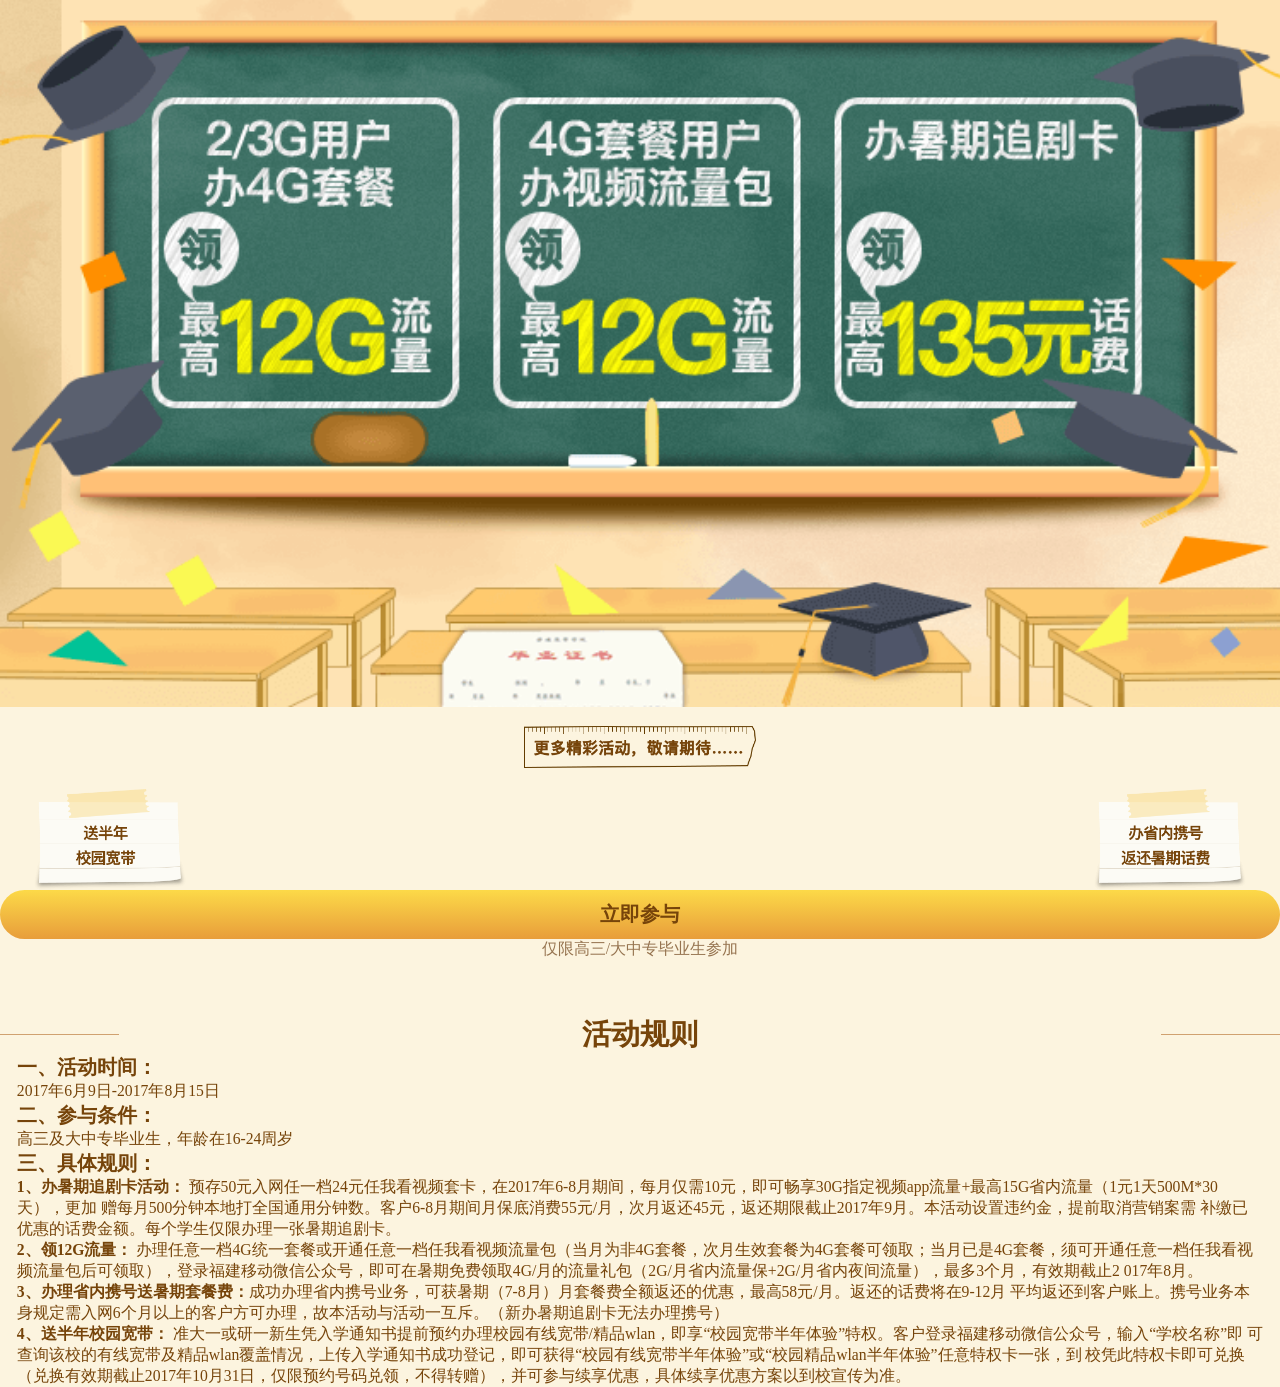
<file: html/index.html>
<!DOCTYPE html>
<html lang="en">
<head>
    <meta charset="utf-8">
    <meta content="width=device-width,initial-scale=1.0, user-scalable=no" name="viewport" />
    <meta content="yes" name=" apple-mobile-web-app-capable" />
    <meta content="no" name="apple-touch-fullscreen" />
    <meta content="black" name=" apple-mobile-web-app-status-bar-style" />
    <meta content="telephone=no" name="format-detection"/>
    <script src="../js/base.min.js"></script>
    <script src="../js/jquery-3.3.1.min.js"></script>
    <script src="../js/swiper.min.js"></script>
    <link rel="stylesheet" href="../css/swiper.min.css">
    <link rel="stylesheet" href="../css/hs.css">
    <title>Higt School</title>
</head>
<body>
<img src="../image/HigtSchool/actbn.png" class="actbn">
<div flex="aross:center main:center">
    <img src="../image/HigtSchool/act1img1.png" class="act1img1">
</div>
<div flex="main:justify" class="act1c2">
    <div>
        <img src="../image/HigtSchool/act1img2.png" class="act1c2img">
    </div>
    <div>
        <img src="../image/HigtSchool/act1img3.png" class="act1c2img">
    </div>
</div>
<div flex="aross:center main:center">
    <button type="button" class="act1btn1">
        <b>立即参与</b>
    </button>
</div>
<div class="act1t1" flex="main:center">
    仅限高三/大中专毕业生参加
</div>
<div flex="main:justify cross:center">
    <div class="act1r">
    </div>
    <div class="act1rule">
        <h2>活动规则</h2>
    </div>

    <div class="act1r">
    </div>
</div>
<div class="act1foot">
    <div>
        <span class="act1footb"><h3>一、活动时间：</h3></span>
        <p>2017年6月9日-2017年8月15日</p>
        <span class="act1footb"><h3>二、参与条件：</h3></span>
        <p>高三及大中专毕业生，年龄在16-24周岁</p>
        <span class="act1footb"><h3>三、具体规则：</h3></span>
    </div>
    <div>
        <span class="act1footb1">1、办暑期追剧卡活动：</span>
        预存50元入网任一档24元任我看视频套卡，在2017年6-8月期间，每月仅需10元，即可畅享30G指定视频app流量+最高15G省内流量（1元1天500M*30天），更加
        赠每月500分钟本地打全国通用分钟数。客户6-8月期间月保底消费55元/月，次月返还45元，返还期限截止2017年9月。本活动设置违约金，提前取消营销案需
        补缴已优惠的话费金额。每个学生仅限办理一张暑期追剧卡。</br>
        <span class="act1footb1">2、领12G流量：</span>
        办理任意一档4G统一套餐或开通任意一档任我看视频流量包（当月为非4G套餐，次月生效套餐为4G套餐可领取；当月已是4G套餐，须可开通任意一档任我看视
        频流量包后可领取），登录福建移动微信公众号，即可在暑期免费领取4G/月的流量礼包（2G/月省内流量保+2G/月省内夜间流量），最多3个月，有效期截止2
        017年8月。</br>
        <span class="act1footb1">3、办理省内携号送暑期套餐费：</span>成功办理省内携号业务，可获暑期（7-8月）月套餐费全额返还的优惠，最高58元/月。返还的话费将在9-12月
        平均返还到客户账上。携号业务本身规定需入网6个月以上的客户方可办理，故本活动与活动一互斥。（新办暑期追剧卡无法办理携号）</br>
        <span class="act1footb1">4、送半年校园宽带：</span>
        准大一或研一新生凭入学通知书提前预约办理校园有线宽带/精品wlan，即享“校园宽带半年体验”特权。客户登录福建移动微信公众号，输入“学校名称”即
        可查询该校的有线宽带及精品wlan覆盖情况，上传入学通知书成功登记，即可获得“校园有线宽带半年体验”或“校园精品wlan半年体验”任意特权卡一张，到
        校凭此特权卡即可兑换（兑换有效期截止2017年10月31日，仅限预约号码兑领，不得转赠），并可参与续享优惠，具体续享优惠方案以到校宣传为准。
    </div>
</div>
<div class="mask d-none" flex="cross:center main:center">
    <img src="../image/HigtSchool/code.png" class="code">
</div>







<script src="../js/hs.js"></script>
</body>
</html>
</file>
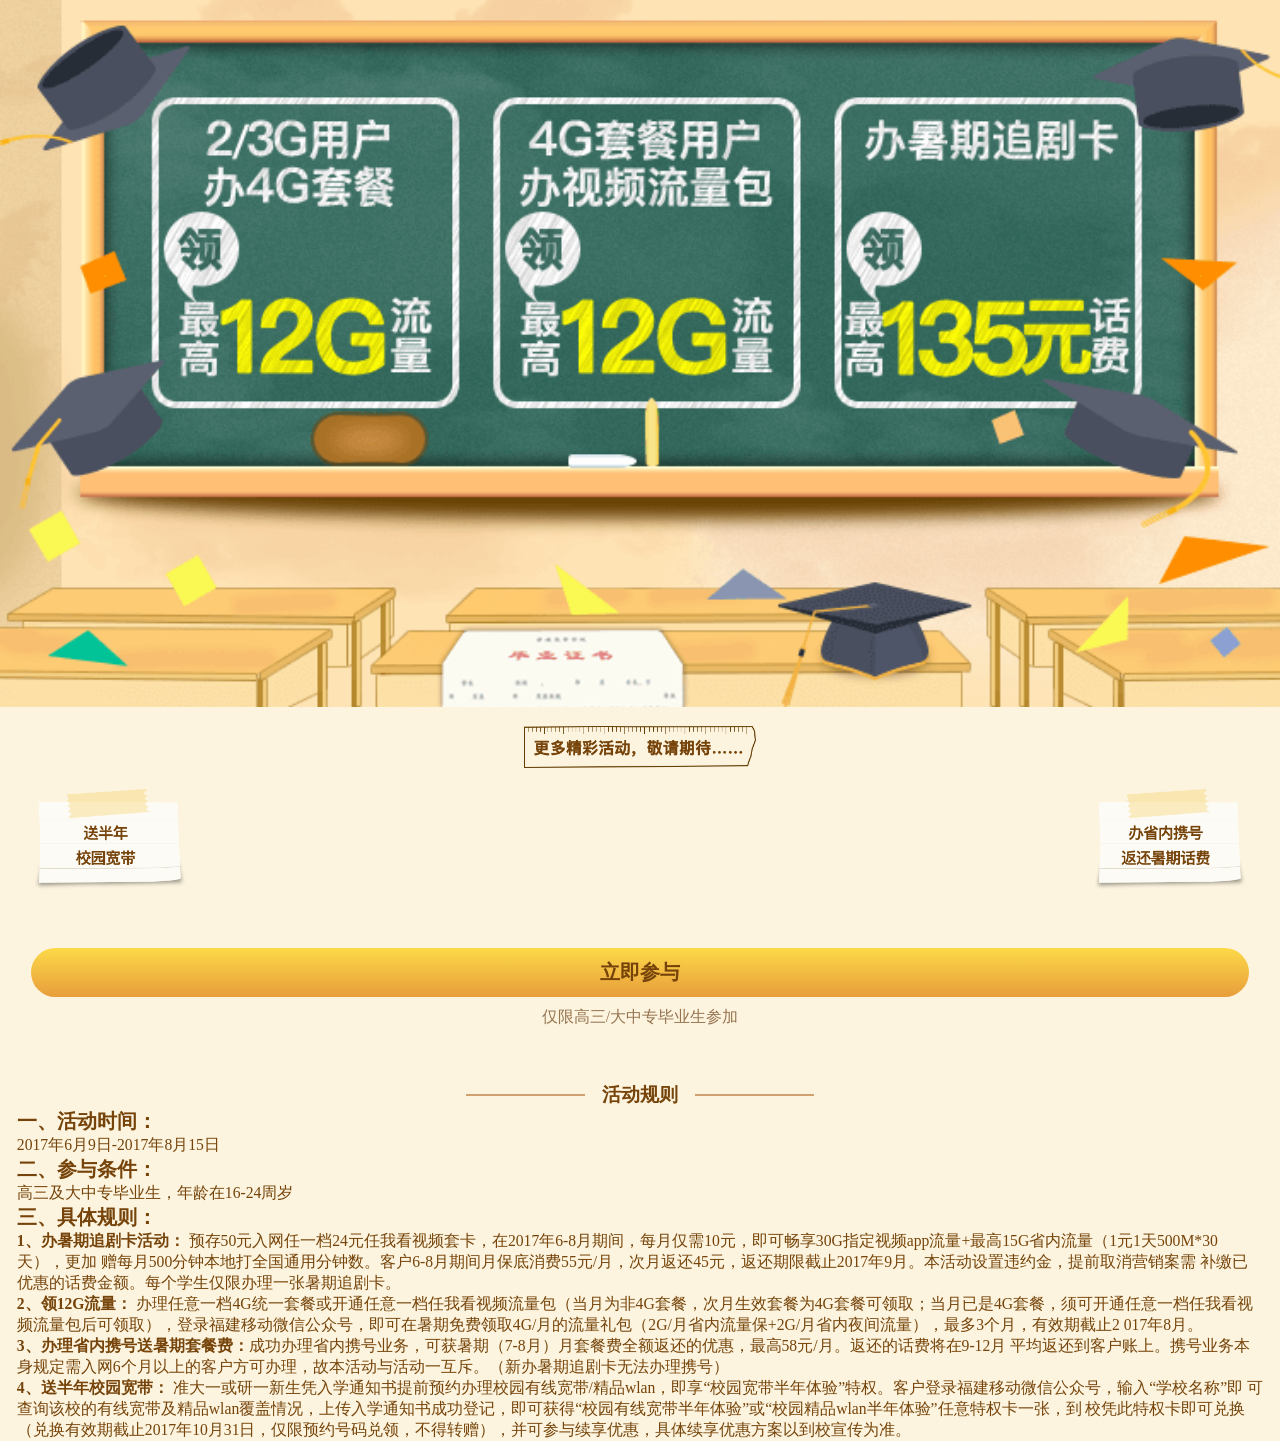
<file: html/hs.html>
<!DOCTYPE html>
<html lang="en">
<head>
    <meta charset="utf-8">
    <meta content="width=device-width,initial-scale=1.0, user-scalable=no" name="viewport" />
    <meta content="yes" name=" apple-mobile-web-app-capable" />
    <meta content="no" name="apple-touch-fullscreen" />
    <meta content="black" name=" apple-mobile-web-app-status-bar-style" />
    <meta content="telephone=no" name="format-detection"/>
    <script src="../js/base.min.js"></script>
    <script src="../js/jquery-3.3.1.min.js"></script>
    <script src="../js/swiper.min.js"></script>
    <link rel="stylesheet" href="../css/swiper.min.css">
    <link rel="stylesheet" href="../css/hs.css">
    <title>Higt School</title>
</head>
<body>
<img src="../image/HigtSchool/actbn.png" class="actbn">
<div flex="aross:center main:center">
    <img src="../image/HigtSchool/act1img1.png" class="act1img1">
</div>
<div flex="main:justify" class="act1c2">
    <div>
        <img src="../image/HigtSchool/act1img2.png" class="act1c2img">
    </div>
    <div>
        <img src="../image/HigtSchool/act1img3.png" class="act1c2img">
    </div>
</div>
<div flex="aross:center main:center" class="act1btn1k">
    <button type="button" class="act1btn1">
        <b>立即参与</b>
    </button>
</div>
<div class="act1t1" flex="main:center">
    仅限高三/大中专毕业生参加
</div>
<div flex="main:center cross:center">
    <div class="act1r">
    </div>
        <h2 class="act1rule">活动规则</h2>
    <div class="act1r">
    </div>
</div>
<div class="act1foot">
    <div>
        <div>
            <span class="act1footb"><h3>一、活动时间：</h3></span>
            <p>2017年6月9日-2017年8月15日</p>
            <span class="act1footb"><h3>二、参与条件：</h3></span>
            <p>高三及大中专毕业生，年龄在16-24周岁</p>
            <span class="act1footb"><h3>三、具体规则：</h3></span>
        </div>
        <div>
            <span class="act1footb1">1、办暑期追剧卡活动：</span>
            预存50元入网任一档24元任我看视频套卡，在2017年6-8月期间，每月仅需10元，即可畅享30G指定视频app流量+最高15G省内流量（1元1天500M*30天），更加
            赠每月500分钟本地打全国通用分钟数。客户6-8月期间月保底消费55元/月，次月返还45元，返还期限截止2017年9月。本活动设置违约金，提前取消营销案需
            补缴已优惠的话费金额。每个学生仅限办理一张暑期追剧卡。</br>
            <span class="act1footb1">2、领12G流量：</span>
            办理任意一档4G统一套餐或开通任意一档任我看视频流量包（当月为非4G套餐，次月生效套餐为4G套餐可领取；当月已是4G套餐，须可开通任意一档任我看视
            频流量包后可领取），登录福建移动微信公众号，即可在暑期免费领取4G/月的流量礼包（2G/月省内流量保+2G/月省内夜间流量），最多3个月，有效期截止2
            017年8月。</br>
            <span class="act1footb1">3、办理省内携号送暑期套餐费：</span>成功办理省内携号业务，可获暑期（7-8月）月套餐费全额返还的优惠，最高58元/月。返还的话费将在9-12月
            平均返还到客户账上。携号业务本身规定需入网6个月以上的客户方可办理，故本活动与活动一互斥。（新办暑期追剧卡无法办理携号）</br>
            <span class="act1footb1">4、送半年校园宽带：</span>
            准大一或研一新生凭入学通知书提前预约办理校园有线宽带/精品wlan，即享“校园宽带半年体验”特权。客户登录福建移动微信公众号，输入“学校名称”即
            可查询该校的有线宽带及精品wlan覆盖情况，上传入学通知书成功登记，即可获得“校园有线宽带半年体验”或“校园精品wlan半年体验”任意特权卡一张，到
            校凭此特权卡即可兑换（兑换有效期截止2017年10月31日，仅限预约号码兑领，不得转赠），并可参与续享优惠，具体续享优惠方案以到校宣传为准。
        </div>
    </div>

</div>
<div class="mask d-none btnin" flex="cross:center main:center">
    <img src="../image/HigtSchool/code.png" class="code">
</div>
<script src="../js/hs.js"></script>
</body>
</html>
</file>
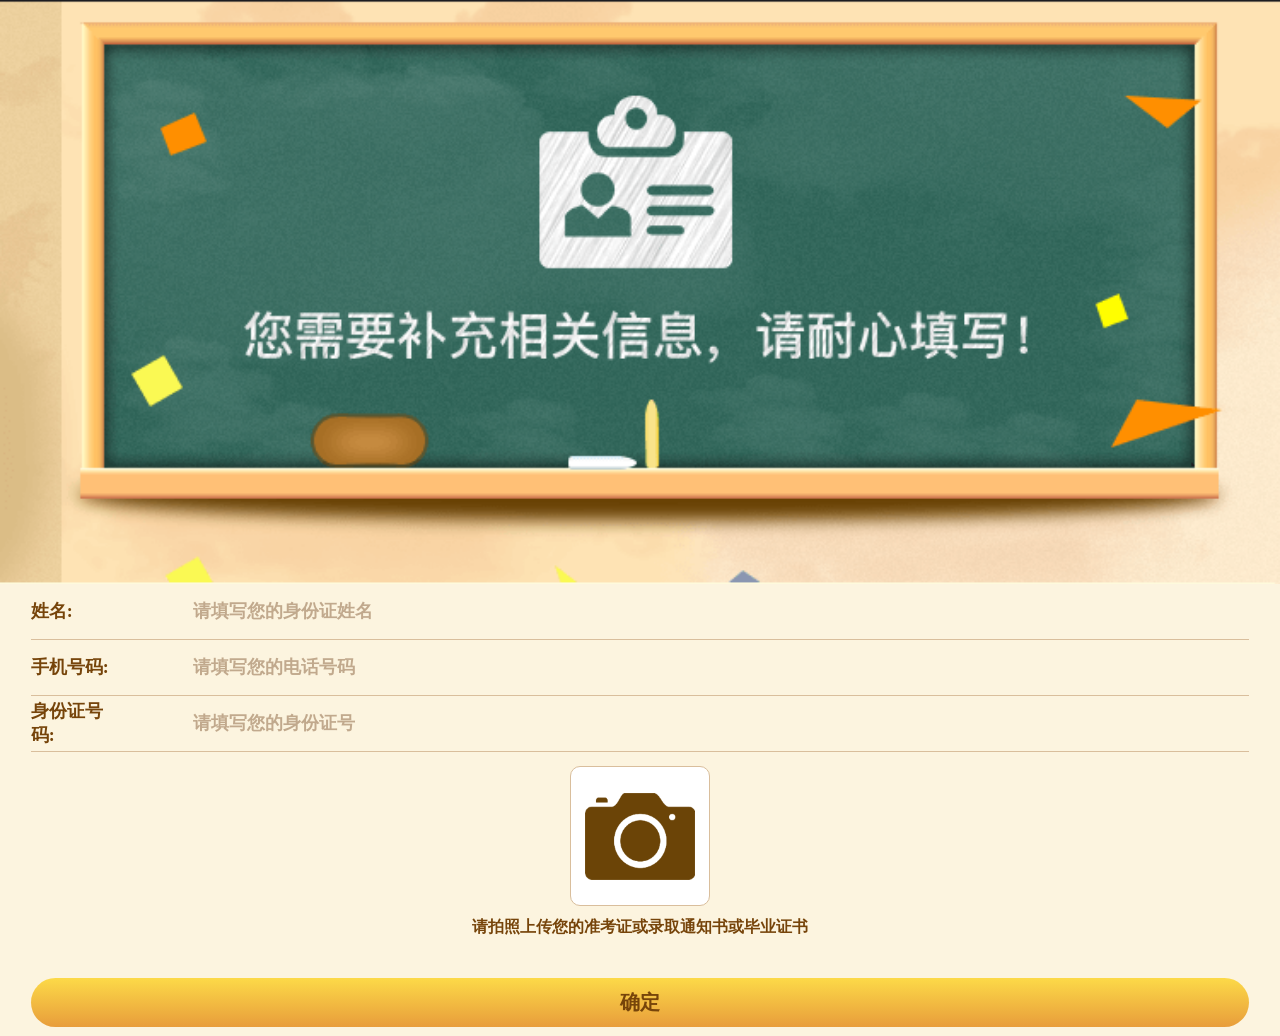
<file: html/hs2.html>
<!DOCTYPE html>
<html lang="en">
<head>
    <meta charset="UTF-8">
    <meta content="width=device-width,initial-scale=1.0, user-scalable=no" name="viewport" />
    <meta content="yes" name=" apple-mobile-web-app-capable" />
    <meta content="no" name="apple-touch-fullscreen" />
    <meta content="black" name=" apple-mobile-web-app-status-bar-style" />
    <meta content="telephone=no" name="format-detection"/>
    <script src="../js/base.min.js"></script>
    <script src="../js/jquery-3.3.1.min.js"></script>
    <script src="../js/swiper.min.js"></script>
    <link rel="stylesheet" href="../css/swiper.min.css">
    <link rel="stylesheet" href="../css/hs2.css">
    <title>Higt School</title>
</head>
<body>
<img src="../image/HigtSchool/pag2bn.png" class="pag2bn">
<div class="pag2c1" flex="main:center">
    <div class="pag2c1b" flex="cross:center">
        <label>
            <h3 class="pag2c1bt1">姓名:</h3>
        </label>
        <input type="text" placeholder="请填写您的身份证姓名" class="pag2c1inp1" maxlength="6">
    </div>
</div>
<div class="pag2c1" flex="main:center">
    <div class="pag2c1b" flex="cross:center">
        <label>
            <h3 class="pag2c1bt1">手机号码:</h3>
        </label>
        <input type="text" placeholder="请填写您的电话号码" class="pag2c1inp2" maxlength="11">
    </div>
</div>
<div class="pag2c1" flex="main:center">
    <div class="pag2c1b" flex="cross:center">
        <label>
            <h3 class="pag2c1bt1">身份证号码:</h3>
        </label>
        <input type="text" placeholder="请填写您的身份证号" class="pag2c1inp3" maxlength="18">
    </div>
</div>
<div flex="main:center cross:center">
    <label class="pag2c2flame" flex="main:center cross:center" for="photo">
        <img src="../image/HigtSchool/pag2camera.png"  style="width: 80%;">
        <input type="file" id="photo">
    </label>
</div>
<div flex="main:center cross:center">
    <span class="pag2c2t">请拍照上传您的准考证或录取通知书或毕业证书</span>
</div>
<!--
<div flex="aross:center main:center" class="pag2btnk">
    <button type="button" class="pag2btn">
        <b>确定</b>
    </button>
</div>
-->

<div flex="aross:center main:center" class="pag2btnk">
    <button type="button" class="pag2btn2">
        <b>确定</b>
    </button>
</div>

<div class="mask d-none errorname" flex="cross:center main:center">
    <div class="validate">
        <div flex="main:center">
            <span class="validatetext"><h3>认证失败</h3></span>
        </div>
        <div class="validatetext1" flex="main:center">
            <p>请输入正确姓名!</p>
        </div>
        <button type="button" class="validatebtn"><h3>确定</h3></button>
    </div>
</div>

<div class="mask d-none errorphone" flex="cross:center main:center">
    <div class="validate">
        <div flex="main:center">
            <span class="validatetext"><h3>认证失败</h3></span>
        </div>
        <div class="validatetext1" flex="main:center">
            <p>手机号码输入不正确!</p>
        </div>
        <button type="button" class="validatebtn"><h3>确定</h3></button>
    </div>
</div>

<div class="mask d-none errorcard" flex="cross:center main:center">
    <div class="validate">
        <div flex="main:center">
            <span class="validatetext"><h3>认证失败</h3></span>
        </div>
        <div class="validatetext1" flex="main:center">
            <p>身份证输入不正确!</p>
        </div>
        <button type="button" class="validatebtn"><h3>确定</h3></button>
    </div>
</div>

<div class="mask d-none errorphoto" flex="cross:center main:center">
    <div class="validate">
        <div flex="main:center">
            <span class="validatetext"><h3>认证失败</h3></span>
        </div>
        <div class="validatetext1" flex="main:center">
            <p>请上传照片!</p>
        </div>
        <button type="button" class="validatebtn"><h3>确定</h3></button>
    </div>
</div>
<script src="../js/hs2.js"></script>
</body>
</html>
</file>
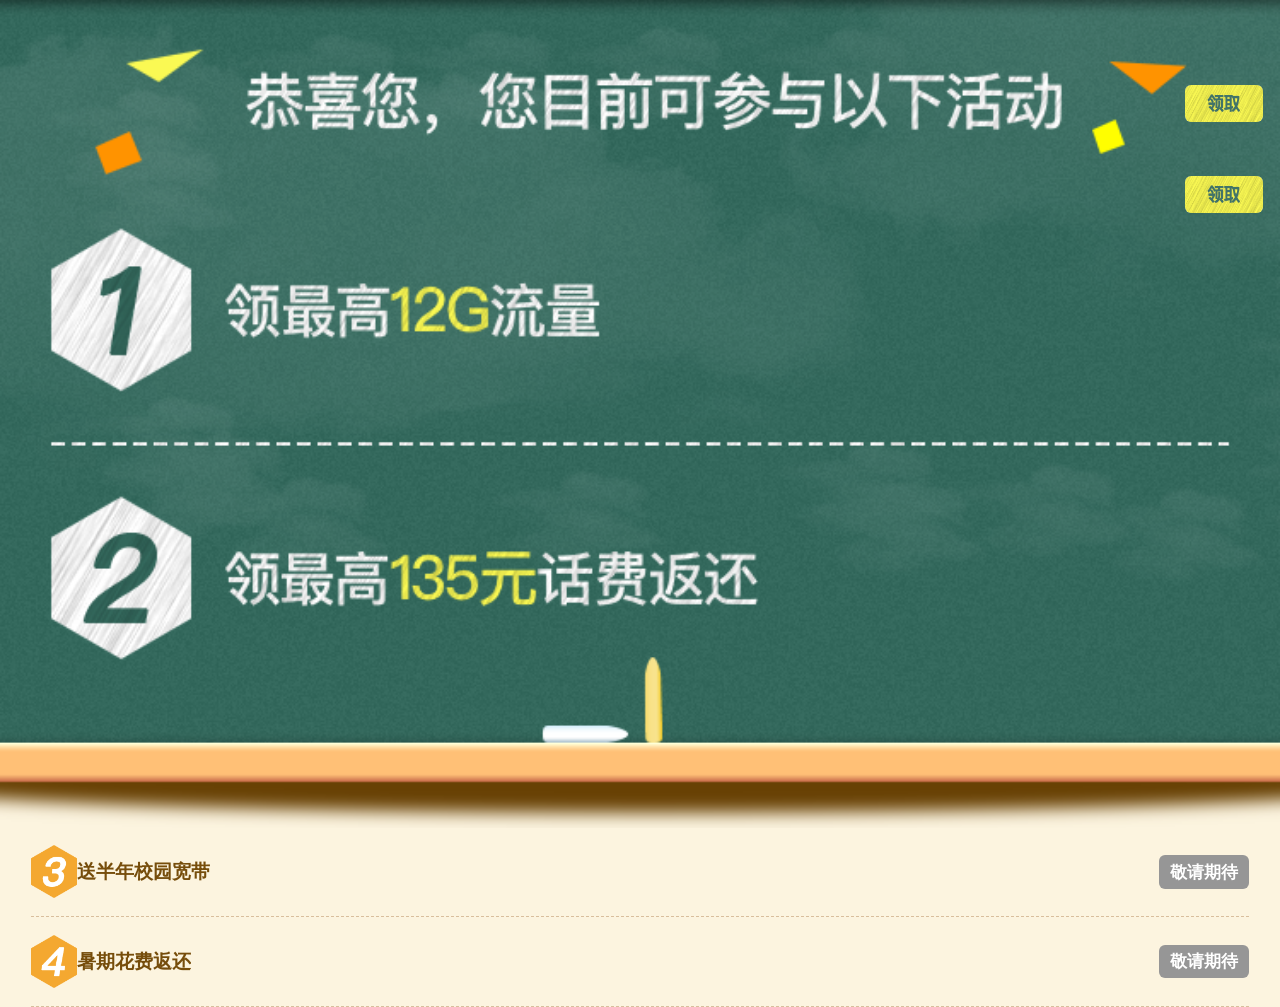
<file: html/hs3(2).html>
<!DOCTYPE html>
<html lang="en">
<head>
    <meta charset="UTF-8">
    <meta content="width=device-width,initial-scale=1.0, user-scalable=no" name="viewport" />
    <meta content="yes" name=" apple-mobile-web-app-capable" />
    <meta content="no" name="apple-touch-fullscreen" />
    <meta content="black" name=" apple-mobile-web-app-status-bar-style" />
    <meta content="telephone=no" name="format-detection"/>
    <script src="../js/base.min.js"></script>
    <script src="../js/jquery-3.3.1.min.js"></script>
    <script src="../js/swiper.min.js"></script>
    <link rel="stylesheet" href="../css/swiper.min.css">
    <link rel="stylesheet" href="../css/hs3(2).css">
    <title>Higt School</title>
</head>
<body>
<img src="../image/HigtSchool/pag3bn2.png" class="pag3bn2">
<button class="pag3btn">
</button>
<button class="pag3btn2">
</button>
<div flex="main:center" class="pag3c1k">
    <div class="pag3c1" flex="main:justify">
        <div flex="main:justify cross:center">
            <div class="pag3jpg1" flex="main:center cross:center">
            </div>
            <div class="pag3c1t">
                <span class="pag3text">送半年校园宽带</span>
            </div>
        </div>
        <div flex="main:center cross:center">
            <button type="button" class="pag3btn1">敬请期待</button>
        </div>
    </div>
</div>
<div flex="main:center" class="pag3c1k">
    <div class="pag3c1" flex="main:justify">
        <div flex="main:justify cross:center">
            <div class="pag3jpg2" flex="main:center cross:center">
            </div>
            <div class="pag3c1t">
                <span class="pag3text">暑期花费返还</span>
            </div>
        </div>
        <div flex="main:center cross:center">
            <button type="button" class="pag3btn1">敬请期待</button>
        </div>
    </div>
</div>

<div class="mask d-none enter" flex="cross:center main:center">
    <div class="validate">
        <div flex="main:center">
            <span class="validatetext"><h3>恭喜，领取成功！</h3></span>
        </div>
        <button type="button" class="validatebtn"><h3>我知道了</h3></button>
    </div>
</div>

<div class="mask d-none error" flex="cross:center main:center">
    <div class="validate">
        <div flex="main:center">
            <span class="validatetext"><h3>领取失败</h3></span>
        </div>
        <button type="button" class="validatebtn btnerror"><h3>返回重新领取</h3></button>
    </div>
</div>
<script src="../js/hs3(2).js"></script>
</body>
</html>
</file>
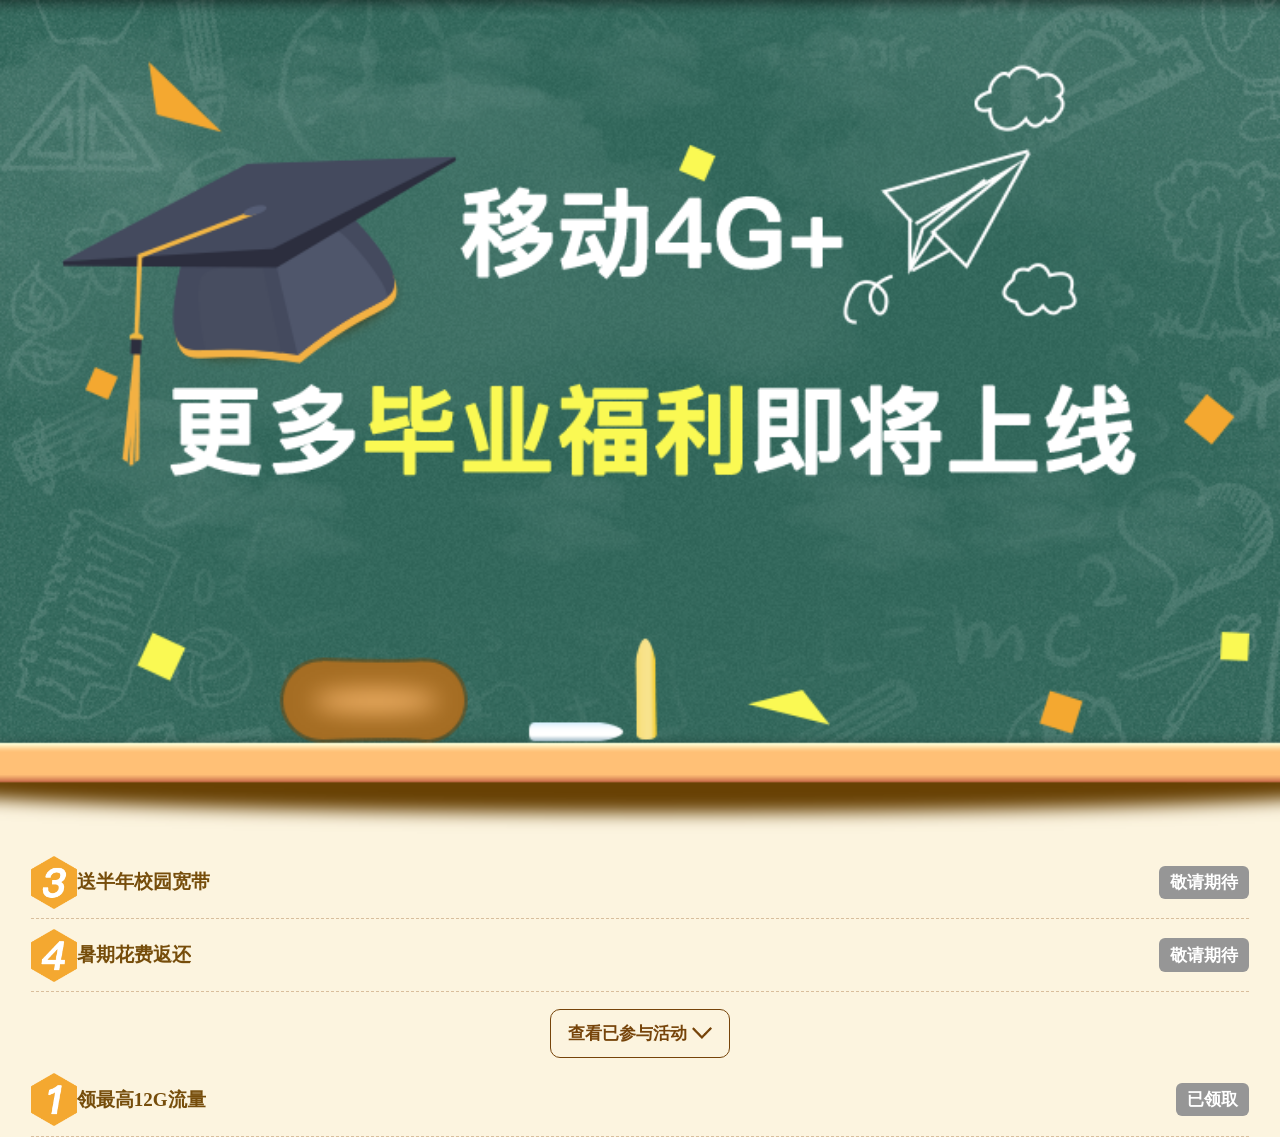
<file: html/hs3.html>
<!DOCTYPE html>
<html lang="en">
<head>
    <meta charset="UTF-8">
    <meta content="width=device-width,initial-scale=1.0, user-scalable=no" name="viewport" />
    <meta content="yes" name=" apple-mobile-web-app-capable" />
    <meta content="no" name="apple-touch-fullscreen" />
    <meta content="black" name=" apple-mobile-web-app-status-bar-style" />
    <meta content="telephone=no" name="format-detection"/>
    <script src="../js/base.min.js"></script>
    <script src="../js/jquery-3.3.1.min.js"></script>
    <script src="../js/swiper.min.js"></script>
    <link rel="stylesheet" href="../css/swiper.min.css">
    <link rel="stylesheet" href="../css/hs3.css">
    <title>Higt School</title>
</head>
<body>
<img src="../image/HigtSchool/pag3bn.png" class="pag3bn">
<div flex="main:center" class="pag3c1k">
    <div class="pag3c1" flex="main:justify">
        <div flex="main:justify cross:center">
            <div class="pag3jpg1" flex="main:center cross:center">
            </div>
            <div class="pag3c1t">
                <span class="pag3text">送半年校园宽带</span>
            </div>
        </div>
        <div flex="main:center cross:center">
            <button type="button" class="pag3btn1">敬请期待</button>
        </div>
    </div>
</div>
<div flex="main:center" class="pag3c1k">
    <div class="pag3c1" flex="main:justify">
        <div flex="main:justify cross:center">
            <div class="pag3jpg2" flex="main:center cross:center">
            </div>
            <div class="pag3c1t">
                <span class="pag3text">暑期花费返还</span>
            </div>
        </div>
        <div flex="main:center cross:center">
            <button type="button" class="pag3btn1">敬请期待</button>
        </div>
    </div>
</div>
<div flex="main:center">
    <button type="button" id="pag3pop">查看已参与活动<img src="../image/HigtSchool/pag3pop.png"  class="pag3q" >
        <img src="../image/HigtSchool/pag3pop2.png" class="d-none pag3q1"></button>
</div>
<div flex="main:center" class="pag3c1k pag3pop">
    <div class="pag3c1" flex="main:justify">
        <div flex="main:justify cross:center">
            <div class="pag3jpg" flex="main:center cross:center">
            </div>
            <div class="pag3c1t">
                <span class="pag3text">领最高12G流量</span>
            </div>
        </div>
        <div flex="main:center cross:center">
            <button type="button" class="pag3btn1">已领取</button>
        </div>
    </div>
</div>

<script src="../js/hs.js"></script>
</body>
</html>
</file>
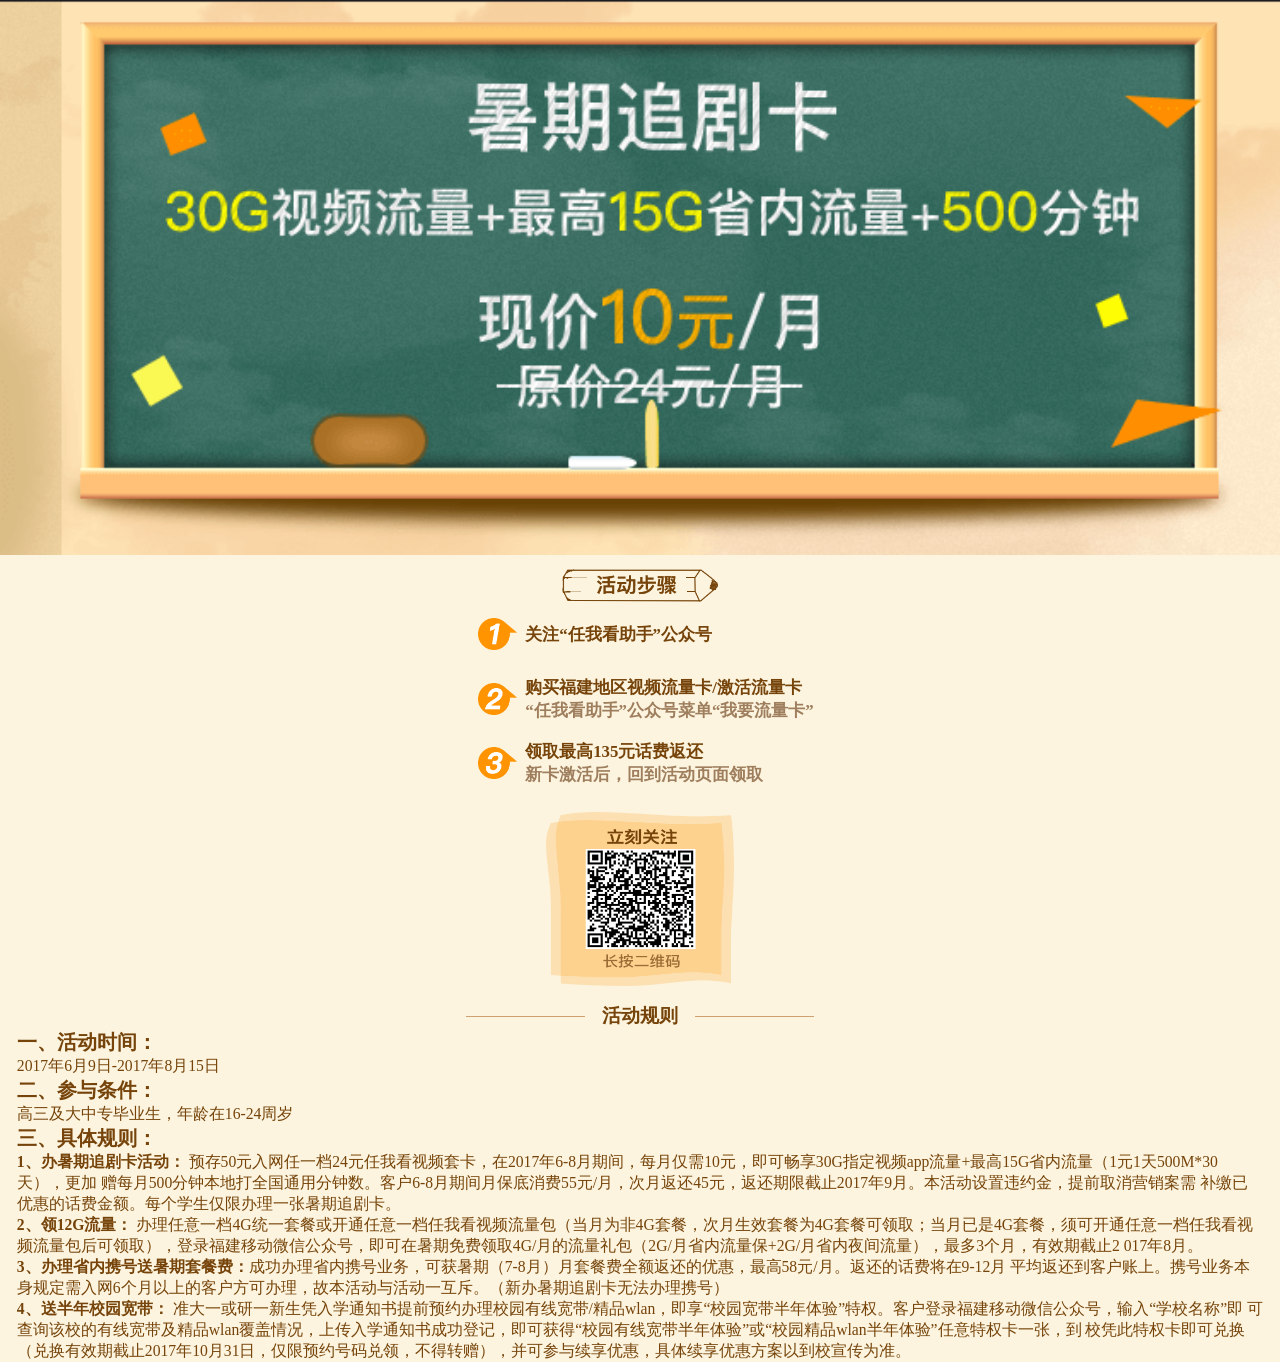
<file: html/hs4.html>
<!DOCTYPE html>
<html lang="en">
<head>
    <meta charset="UTF-8">
    <meta content="width=device-width,initial-scale=1.0, user-scalable=no" name="viewport" />
    <meta content="yes" name=" apple-mobile-web-app-capable" />
    <meta content="no" name="apple-touch-fullscreen" />
    <meta content="black" name=" apple-mobile-web-app-status-bar-style" />
    <meta content="telephone=no" name="format-detection"/>
    <script src="../js/base.min.js"></script>
    <script src="../js/jquery-3.3.1.min.js"></script>
    <script src="../js/swiper.min.js"></script>
    <link rel="stylesheet" href="../css/swiper.min.css">
    <link rel="stylesheet" href="../css/hs4.css">
    <title>Higt School</title>
</head>
<body>
<img src="../image/HigtSchool/pag4bn.png" class="pag4bn">
<div flex="main:center">
    <img src="../image/HigtSchool/pag4pen.png" class="pag4pen">
</div>
<div flex="main:center">
    <div class="pag4signk">
        <div class="pag4c2" flex="cross:center">
            <div>
                <img src="../image/HigtSchool/pag4sign.png" class="pag4sign">
            </div>
            <div>
                <span class="pag4text1">关注“任我看助手”公众号</span>
            </div>
        </div>
        <div class="pag4c2" flex="cross:center">
            <div>
                <img src="../image/HigtSchool/pag4sign1.png" class="pag4sign">
            </div>
            <div>
                <span class="pag4text1">购买福建地区视频流量卡/激活流量卡</span>
                <p class="pag4text2">“任我看助手”公众号菜单“我要流量卡”</p>
            </div>
        </div>
        <div class="pag4c2" flex="cross:center">
            <div>
                <img src="../image/HigtSchool/pag4sign2.png" class="pag4sign">
            </div>
            <div>
                <span class="pag4text1">领取最高135元话费返还</span>
                <p class="pag4text2">新卡激活后，回到活动页面领取</p>
            </div>
        </div>
    </div>

</div>

<div flex="main:center">
    <img src="../image/HigtSchool/pag4code.png" class="pag4code">
</div>
<div flex="main:center cross:center">
    <div class="pag4r">
    </div>
        <h2 class="pag4rule">活动规则</h2>
    <div class="pag4r">
    </div>
</div>
<div class="pag4foot">
    <div>
        <div>
            <span class="pag4footb"><h3>一、活动时间：</h3></span>
            <p>2017年6月9日-2017年8月15日</p>
            <span class="pag4footb"><h3>二、参与条件：</h3></span>
            <p>高三及大中专毕业生，年龄在16-24周岁</p>
            <span class="pag4footb"><h3>三、具体规则：</h3></span>
        </div>
        <div>
            <span class="pag4footb1">1、办暑期追剧卡活动：</span>
            预存50元入网任一档24元任我看视频套卡，在2017年6-8月期间，每月仅需10元，即可畅享30G指定视频app流量+最高15G省内流量（1元1天500M*30天），更加
            赠每月500分钟本地打全国通用分钟数。客户6-8月期间月保底消费55元/月，次月返还45元，返还期限截止2017年9月。本活动设置违约金，提前取消营销案需
            补缴已优惠的话费金额。每个学生仅限办理一张暑期追剧卡。</br>
            <span class="pag4footb1">2、领12G流量：</span>
            办理任意一档4G统一套餐或开通任意一档任我看视频流量包（当月为非4G套餐，次月生效套餐为4G套餐可领取；当月已是4G套餐，须可开通任意一档任我看视
            频流量包后可领取），登录福建移动微信公众号，即可在暑期免费领取4G/月的流量礼包（2G/月省内流量保+2G/月省内夜间流量），最多3个月，有效期截止2
            017年8月。</br>
            <span class="pag4footb1">3、办理省内携号送暑期套餐费：</span>成功办理省内携号业务，可获暑期（7-8月）月套餐费全额返还的优惠，最高58元/月。返还的话费将在9-12月
            平均返还到客户账上。携号业务本身规定需入网6个月以上的客户方可办理，故本活动与活动一互斥。（新办暑期追剧卡无法办理携号）</br>
            <span class="pag4footb1">4、送半年校园宽带：</span>
            准大一或研一新生凭入学通知书提前预约办理校园有线宽带/精品wlan，即享“校园宽带半年体验”特权。客户登录福建移动微信公众号，输入“学校名称”即
            可查询该校的有线宽带及精品wlan覆盖情况，上传入学通知书成功登记，即可获得“校园有线宽带半年体验”或“校园精品wlan半年体验”任意特权卡一张，到
            校凭此特权卡即可兑换（兑换有效期截止2017年10月31日，仅限预约号码兑领，不得转赠），并可参与续享优惠，具体续享优惠方案以到校宣传为准。
        </div>
    </div>
</div>
<script src="../js/hs2.js"></script>
</body>
</html>
</file>
<file: css/hs.css>
body{
    background: #fcf4df;
    font-size: 0;
}
.actbn{
    width: 100vw;
}
.act1img1{
    height: .74rem;
    margin-top: .35rem;
}
.act1c2{
    padding: .39rem .61rem 0;

}
.act1c2img{
    height: 1.8rem;
}
.act1btn1k{
    padding: 1.03rem .55rem .17rem;
}
.act1btn1{
    width: 100vw;
    height: .88rem;
    border-radius: 30px;
    color: #76440a;
    font-size: .36rem;
    font-weight: 900;
    /* Permalink - use to edit and share this gradient: http://colorzilla.com/gradient-editor/#fcd948+1,e89d3b+100 */
    background: #fcd948; /* Old browsers */
    background: -moz-linear-gradient(top,  #fcd948 1%, #e89d3b 100%); /* FF3.6-15 */
    background: -webkit-linear-gradient(top,  #fcd948 1%,#e89d3b 100%); /* Chrome10-25,Safari5.1-6 */
    background: linear-gradient(to bottom,  #fcd948 1%,#e89d3b 100%); /* W3C, IE10+, FF16+, Chrome26+, Opera12+, Safari7+ */
    filter: progid:DXImageTransform.Microsoft.gradient( startColorstr='#fcd948', endColorstr='#e89d3b',GradientType=0 ); /* IE6-9 */
}
.act1btn1:active{
    transform: scale(.96);
    -webkit-transform: scale(.96);
}
.act1t1{
    font-size: .28rem;
    color: #967450;
    margin-bottom: .97rem;
}
.act1r{
    width: 2.12rem;
    height: 0.02rem;
    background: #d0a170;
}
.act1rule{
    font-size: .34rem;
    color: #76440a;
    padding: 0 .3rem;
}
.act1foot{
    font-size: .28rem;
    color: #76440a;
    padding: 0 .3rem;
}
.act1footb{
    font-size: .3rem;
    color: #76440a;
}
.act1footb1{
    font-weight:bold
}
.mask{
    position: fixed;
    left: 0;
    right: 0;
    top: 0;
    bottom: 0;
    background: rgba(179,179,179,.5);
}
.d-none{
    display: none!important;
}
.code{
    width: 3.12rem;
}
</file>
<file: css/hs2.css>
body{
    font-size: 0;
    background: #fcf4df;
}
.pag2bn{
    width: 100vw;
}
.pag2c1{
    height: 1rem;
    padding: 0 .55rem;
}
.pag2c1b{
    width: 100vw;
    border-bottom: 1px solid #d9be9c;
    font-size: .32rem;
}
.pag2c1inp1::-webkit-input-placeholder,.pag2c1inp2::-webkit-input-placeholder,.pag2c1inp3::-webkit-input-placeholder{
    color: #c1a98d;
    font-weight:bold
}
.pag2c1inp1{
    color: #76440a;
    background:#fcf4df ;
    flex: 1;
}
.pag2c1inp2{
    color: #76440a;
    background:#fcf4df ;
    flex: 1;
}
.pag2c1inp3{
    color: #76440a;
    background:#fcf4df ;
    flex: 1;
}
.pag2c1bt1{
    width: 1.7rem;
    font-size: .32rem;
    color: #76440a;
    margin-right: 1.2rem;
}
.pag2c2flame{
    width: 2.5rem;
    height: 2.5rem;
    border-radius: 10px;
    border: 1px solid #d9be9c;
    background-color: white;
    margin-top: .26rem;
    margin-bottom: .20rem;
}
#photo{
    display: none;
}
.pag2c2t{
    font-size: .28rem;
    color: #76440a;
    font-weight:bold
}
.pag2btnk{
    padding: .70rem .55rem .17rem;
}
/*.pag2btn{
    width: 100vw;
    height: .88rem;
    border-radius: 30px;
    color: #4c4c4c;
    font-size: .36rem;
    font-weight: 900;
    background: #c0c0c0; /!* Old browsers *!/
    background: -moz-linear-gradient(top,  #c0c0c0 0%, #a4a4a4 100%); /!* FF3.6-15 *!/
    background: -webkit-linear-gradient(top,  #c0c0c0 0%,#a4a4a4 100%); /!* Chrome10-25,Safari5.1-6 *!/
    background: linear-gradient(to bottom,  #c0c0c0 0%,#a4a4a4 100%); /!* W3C, IE10+, FF16+, Chrome26+, Opera12+, Safari7+ *!/
    filter: progid:DXImageTransform.Microsoft.gradient( startColorstr='#c0c0c0', endColorstr='#a4a4a4',GradientType=0 ); /!* IE6-9 *!/
}*/
.pag2btn2{
    width: 100vw;
    height: .88rem;
    border-radius: 30px;
    color: #76440a;
    font-size: .36rem;
    font-weight: 900;
    background: #fcd948;
    background: -webkit-linear-gradient(top,  #fcd948 1%,#e89d3b 100%);
}
.pag2btn2:disabled{
    background: #c0c0c0;
    background: -webkit-linear-gradient(top,  #c0c0c0 0%,#a4a4a4 100%);
    color: #c5c5c5;
}
.pag2btn2:active{
    transform: scale(.96);
    -webkit-transform: scale(.96);
}
.d-none{
    display: none!important;
}
.mask{
    position: fixed;
    left: 0;
    right: 0;
    top: 0;
    bottom: 0;
    background: rgba(179,179,179,.7);
}
.validate{
    width: 5.8rem;
    height: 3.3rem;
    background: #fcf4df;
    border-radius: 10px;
    position: relative;
}
.validatetext1{
    font-size: .3rem;
    color: #76440a;
}
.validatetext{
    font-size: .4rem;
    color: #76440a;
    margin-top: .4rem;
    margin-bottom: .4rem;
}
.validatebtn{
    position: absolute;
    width: 5.8rem;
    height: .88rem;
    bottom: 0;
    background: #eca93e;
    font-size: .36rem;
    color: white;
}
</file>
<file: css/hs3(2).css>
body{
    font-size: 0;
    background: #fcf4df;
}
.pag3bn2{
    width: 100vw;
}
.pag3btn{
    position: absolute;
    top: 1.52rem;
    right: .3rem;
    width: 1.4rem;
    height: .66rem;
    background-image: url("../image/HigtSchool/pag3btn.png");
    background-size: 100% 100%;
    border-radius: 6px;
    box-shadow: 0 1px 0rgba(0,0,0,.1);
}
.pag3btn2{
    position: absolute;
    top: 3.14rem;
    right: .3rem;
    width: 1.4rem;
    height: .66rem;
    background-image: url("../image/HigtSchool/pag3btn.png");
    background-size: 100% 100%;
    border-radius: 6px;
    box-shadow: 0 1px 0rgba(0,0,0,.1);
}
.pag3btn:active,.pag3btn2:active{
    box-shadow: inset 0 1px 0 rgba(139,67,0,.3);
    transform: translatey(1px);
}
.pag3c1{
    border-bottom: 1px #d9be9c dashed;
    width: 100vw;
    height: 1.6rem;
}
.pag3jpg1{
    background-image: url("../image/HigtSchool/pag3jpg1.png");
    background-repeat: no-repeat;
    background-size: .82rem .95rem;
    font-size: .3rem;
    width: .82rem;
    height: .95rem;
}
.pag3jpg2{
    background-image: url("../image/HigtSchool/pag3jpg2.png");
    background-repeat: no-repeat;
    background-size: .82rem .95rem;
    font-size: .3rem;
    width: .82rem;
    height: .95rem;
}
.pag3jpg{
    background-image: url("../image/HigtSchool/pag3jpg.png");
    background-repeat: no-repeat;
    background-size: .82rem .95rem;
    font-size: .3rem;
    width: .82rem;
    height: .95rem;
}
.pag3c1k{
    padding: 0 .55rem;
}
.pag3c1t{
    font-size: .34rem;
}
.pag3btn1{
    padding: 0 .2rem;
    height: .6rem;
    background: #969696;
    border-radius: 6px;
    font-size: .3rem;
    color: white;
    white-space: nowrap;
    font-weight: bold;
}
.pag3text{
    font-weight:bold;
    color: #764d0b;
}
#pag3pop{
    width: 3.2rem;
    height: .88rem;
    background: #fcf4df;
    border-radius: 10px;
    font-size: .3rem;
    color: #76440a;
    font-weight:bold;
    border: 1px solid #76440a;
    margin: .3rem 0 .1rem;
}
.pag3q{
    margin-left: .1rem;
}
#pag3pop>img{
    width: .36rem;
}
.d-none{
    display: none!important;
}
.mask{
    position: fixed;
    left: 0;
    right: 0;
    top: 0;
    bottom: 0;
    background: rgba(179,179,179,.7);
}
.validate{
    width: 5.8rem;
    height: 2.9rem;
    background: #fcf4df;
    border-radius: 10px;
    position: relative;
}
.validatetext1{
    font-size: .3rem;
    color: #76440a;
}
.validatetext{
    font-size: .4rem;
    color: #76440a;
    margin-top: .7rem;
}
.validatebtn{
    position: absolute;
    width: 5.8rem;
    height: .88rem;
    bottom: 0;
    background: #eca93e;
    font-size: .36rem;
    color: white;
}
</file>
<file: css/hs3.css>
body{
    font-size: 0;
    background: #fcf4df;
}
.pag3bn{
    width: 100vw;
}
.pag3c1{
    border-bottom: 1px #d9be9c dashed;
    width: 100vw;
    height: 1.3rem;
}
.pag3jpg1{
    background-image: url("../image/HigtSchool/pag3jpg1.png");
    background-repeat: no-repeat;
    background-size: .82rem .95rem;
    font-size: .3rem;
    width: .82rem;
    height: .95rem;
}
.pag3jpg2{
    background-image: url("../image/HigtSchool/pag3jpg2.png");
    background-repeat: no-repeat;
    background-size: .82rem .95rem;
    font-size: .3rem;
    width: .82rem;
    height: .95rem;
}
.pag3jpg{
    background-image: url("../image/HigtSchool/pag3jpg.png");
    background-repeat: no-repeat;
    background-size: .82rem .95rem;
    font-size: .3rem;
    width: .82rem;
    height: .95rem;
}
.pag3c1k{
    padding: 0 .55rem;
}
.pag3c1t{
    font-size: .34rem;
}
.pag3btn1{
    padding: 0 .2rem;
    height: .6rem;
    background: #969696;
    border-radius: 6px;
    font-size: .3rem;
    color: white;
    white-space: nowrap;
    font-weight: bold;
}
.pag3text{
    font-weight:bold;
    color: #764d0b;
}
#pag3pop{
    width: 3.2rem;
    height: .88rem;
    background: #fcf4df;
    border-radius: 10px;
    font-size: .3rem;
    color: #76440a;
    font-weight:bold;
    border: 1px solid #76440a;
    margin: .3rem 0 .1rem;
}
.pag3q{
    margin-left: .1rem;
}
#pag3pop>img{
    width: .36rem;
}
.d-none{
    display: none!important;
}
</file>
<file: css/hs4.css>
body{
    font-size: 0;
    background: #fcf4df;
}
.pag4bn{
    width: 100vw;
}
.pag4pen{
    width: 2.78rem;
    height: .6rem;
    margin-top: .25rem;
}
.pag4signk{
    width: 6.28rem;
}
.pag4sign{
    width: .7rem;
    height: .57rem;
    margin: 0 .14rem 0 .25rem;
}
.pag4c2{
    width: 100vw;
    height: 1.15rem;
}
.pag4text1{
    font-size: .3rem;
    color: #76440a;
    font-weight: bold;
}
.pag4text2{
    font-size: .3rem;
    color: #9e7e5d;
    font-weight: bold;
}
.pag4code{
    width: 3.37rem;
    height: 3.41rem;
    padding-top: .3rem;
    margin-bottom: .3rem;
}
.pag4r{
    width: 2.12rem;
    height: 0.02rem;
    background: #d0a170;
}
.pag4rule{
    font-size: .34rem;
    color: #76440a;
    padding: 0 .3rem;
}
.pag4foot{
    font-size: .28rem;
    color: #76440a;
    padding: 0 .3rem;
}
.pag4footb{
    font-size: .3rem;
    color: #76440a;
}
.pag4footb1{
    font-weight:bold
}
</file>
